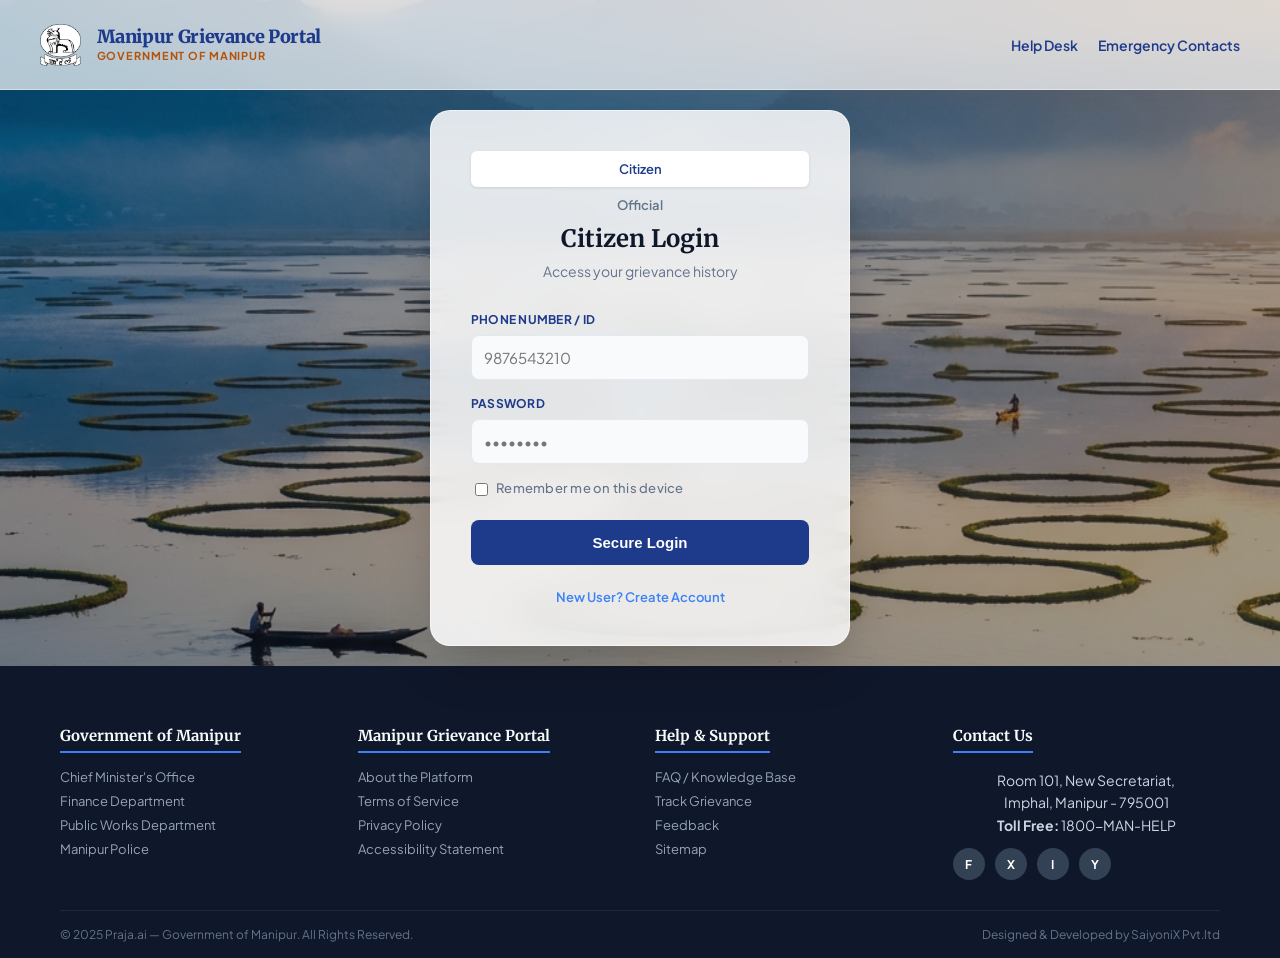
<file: praja.ai/frontend/user_login.html>
<!DOCTYPE html>
<html lang="en">

<head>
    <meta charset="utf-8" />
    <meta name="viewport" content="width=device-width, initial-scale=1" />
    <title>Unified Login | Praja.ai</title>

    <link rel="preconnect" href="https://fonts.googleapis.com">
    <link rel="preconnect" href="https://fonts.gstatic.com" crossorigin>
    <link
        href="https://fonts.googleapis.com/css2?family=Merriweather:wght@300;400;700;900&family=Plus+Jakarta+Sans:wght@400;500;600;700&display=swap"
        rel="stylesheet">
    <link rel="stylesheet" href="style.css">
    <script src="config.js"></script>

    <style>
        :root {
            /* Gov Palette */
            --gov-blue-dark: #0f172a;
            --gov-blue-primary: #1e3a8a;
            --gov-blue-accent: #3b82f6;
            --gov-gold: #b45309;
            --gov-bg: #f8fafc;
            --surface: #ffffff;
            --border: #e2e8f0;
            --text-main: #1e293b;
            --text-sub: #64748b;
            --err: #dc2626;
            --success: #16a34a;
        }

        * {
            box-sizing: border-box;
            outline: none;
        }

        body {
            margin: 0;
            font-family: 'Plus Jakarta Sans', sans-serif;
            background-color: var(--gov-bg);
            color: var(--text-main);
            min-height: 100vh;
            display: flex;
            flex-direction: column;
            /* Loktak Background */
            background: url("assets/loktak_background.png") no-repeat center center/cover fixed;
        }

        /* Dark overlay for readability */
        body::before {
            content: "";
            position: absolute;
            top: 0;
            left: 0;
            width: 100%;
            height: 100%;
            background: rgba(15, 23, 42, 0.4);
            /* Dark overlay */
            z-index: -1;
        }

        /* --- Global Header --- */
        .gov-header {
            background: rgba(255, 255, 255, 0.7);
            /* More transparent for better theme blending */
            backdrop-filter: blur(12px);
            -webkit-backdrop-filter: blur(12px);
            height: 90px;
            /* Larger */
            display: flex;
            align-items: center;
            justify-content: space-between;
            /* Content Left & Right */
            padding: 0 40px;
            border-bottom: 1px solid rgba(255, 255, 255, 0.4);
            box-shadow: 0 4px 24px -1px rgba(0, 0, 0, 0.05);
            z-index: 50;
        }

        .header-right {
            display: flex;
            gap: 20px;
            align-items: center;
        }

        .header-link {
            text-decoration: none;
            color: var(--gov-blue-primary);
            font-weight: 600;
            font-size: 14px;
            transition: 0.2s;
        }

        .header-link:hover {
            opacity: 0.8;
            text-decoration: underline;
        }

        .brand-section {
            display: flex;
            align-items: center;
            gap: 16px;
        }

        .emblem {
            height: 42px;
            width: auto;
        }

        .brand-text {
            display: flex;
            flex-direction: column;
        }

        .brand-title {
            font-family: 'Merriweather', serif;
            font-weight: 900;
            font-size: 18px;
            color: var(--gov-blue-primary);
            letter-spacing: -0.02em;
            line-height: 1.1;
        }

        .brand-subtitle {
            font-size: 11px;
            text-transform: uppercase;
            letter-spacing: 0.08em;
            color: var(--gov-gold);
            font-weight: 700;
            margin-top: 2px;
        }

        /* --- Login Card (Glassmorphism) --- */
        .main-stage {
            flex: 1;
            display: flex;
            align-items: center;
            justify-content: center;
            padding: 20px;
            position: relative;
            /* Context for z-index */
            z-index: 10;
        }

        .login-card {
            background: rgba(255, 255, 255, 0.85);
            /* Glassy white */
            backdrop-filter: blur(16px);
            -webkit-backdrop-filter: blur(16px);
            width: 100%;
            max-width: 420px;
            padding: 40px;
            border-radius: 20px;
            /* Softer corners */
            border: 1px solid rgba(255, 255, 255, 0.6);
            box-shadow: 0 25px 50px -12px rgba(0, 0, 0, 0.25);
            /* Smooth swiping entrance from right */
            animation: slideInRight 0.8s cubic-bezier(0.22, 1, 0.36, 1);
        }

        .tabs {
            display: flex;
            background: #f1f5f9;
            padding: 4px;
            border-radius: 8px;
            margin-bottom: 32px;
        }

        .tab {
            flex: 1;
            text-align: center;
            padding: 10px;
            font-size: 13px;
            font-weight: 600;
            color: var(--text-sub);
            border-radius: 6px;
            cursor: pointer;
            transition: 0.2s;
        }

        .tab.active {
            background: #ffffff;
            color: var(--gov-blue-primary);
            box-shadow: 0 1px 3px rgba(0, 0, 0, 0.1);
        }

        h1 {
            font-family: 'Merriweather', serif;
            font-size: 24px;
            color: var(--gov-blue-dark);
            margin: 0 0 8px 0;
            text-align: center;
        }

        p {
            text-align: center;
            color: var(--text-sub);
            font-size: 14px;
            margin: 0 0 32px 0;
        }

        .form-group {
            display: none;
        }

        .form-group.active {
            display: block;
            animation: fadeIn 0.3s;
        }

        label {
            display: block;
            font-size: 12px;
            font-weight: 700;
            color: var(--gov-blue-primary);
            margin-bottom: 8px;
            text-transform: uppercase;
            letter-spacing: 0.02em;
        }

        input {
            width: 100%;
            padding: 12px;
            border: 1px solid var(--border);
            border-radius: 8px;
            font-size: 15px;
            color: var(--text-main);
            background: #f8fafc;
            margin-bottom: 16px;
            transition: 0.2s;
            font-family: inherit;
        }

        input:focus {
            background: white;
            border-color: var(--gov-blue-accent);
            box-shadow: 0 0 0 3px rgba(59, 130, 246, 0.1);
        }

        .btn {
            width: 100%;
            padding: 14px;
            background: var(--gov-blue-primary);
            color: white;
            border: none;
            border-radius: 8px;
            font-size: 15px;
            font-weight: 700;
            cursor: pointer;
            transition: 0.2s;
            margin-top: 8px;
        }

        .btn:hover {
            background: #1e40af;
            transform: translateY(-1px);
        }

        .btn:disabled {
            opacity: 0.7;
            cursor: not-allowed;
        }

        .toggle-link {
            text-align: center;
            margin-top: 24px;
            font-size: 13px;
            color: var(--text-sub);
            cursor: pointer;
        }

        .toggle-link span {
            color: var(--gov-blue-accent);
            font-weight: 600;
        }

        .toggle-link span:hover {
            text-decoration: underline;
        }

        .msg {
            margin-top: 16px;
            padding: 12px;
            border-radius: 8px;
            font-size: 13px;
            text-align: center;
            display: none;
        }

        .msg.err {
            background: #fef2f2;
            color: var(--err);
            border: 1px solid #fee2e2;
        }

        .msg.ok {
            background: #f0fdf4;
            color: var(--success);
            border: 1px solid #bbf7d0;
        }

        @keyframes slideInRight {
            0% {
                opacity: 0;
                transform: translateX(100px);
                /* Start from right offset */
            }

            100% {
                opacity: 1;
                transform: translateX(0);
            }
        }

        @keyframes fadeIn {
            from {
                opacity: 0;
            }

            to {
                opacity: 1;
            }
        }
    </style>
</head>

<body>

    <header class="gov-header">
        <div class="brand-section">
            <img src="assets/manipur_emblem.png" alt="Emblem" class="emblem">
            <div class="brand-text">
                <div class="brand-title">Manipur Grievance Portal</div>
                <div class="brand-subtitle">Government of Manipur</div>
            </div>
        </div>
        <div class="header-right">
            <a href="#" class="header-link">Help Desk</a>
            <a href="#" class="header-link">Emergency Contacts</a>
        </div>
    </header>

    <div class="main-stage">
        <div class="login-card slide-in-right">
            <div class="brand-header">
                <div class="tab active" onclick="setRole('citizen')">Citizen</div>
                <div class="tab" onclick="setRole('admin')">Official</div>
            </div>

            <!-- Citizen Section -->
            <div id="citizen-group" class="form-group active">
                <h1 id="c-title">Citizen Login</h1>
                <p id="c-desc">Access your grievance history</p>

                <div id="c-signup-fields" style="display:none;">
                    <label>Full Name</label>
                    <input id="c-name" placeholder="E.g. John Doe" />
                    <label>Email Address (Optional)</label>
                    <input id="c-email" placeholder="john@example.com" />
                </div>

                <label>Phone Number / ID</label>
                <input id="c-phone" placeholder="9876543210" />

                <label>Password</label>
                <input id="c-pass" type="password" placeholder="••••••••" />

                <div style="display:flex; align-items:center; margin-bottom:16px;">
                    <input type="checkbox" id="c-remember" style="width:auto; margin-bottom:0; margin-right:8px;">
                    <label for="c-remember"
                        style="display:inline; margin-bottom:0; font-size:13px; text-transform:none; font-weight:500; color:var(--text-sub);">Remember
                        me on this device</label>
                </div>

                <button class="btn" id="c-btn" onclick="handleCitizen()">Secure Login</button>

                <div class="toggle-link" onclick="toggleMode('citizen')">
                    <span id="c-toggle-text">New User? Create Account</span>
                </div>
            </div>

            <!-- Admin Section -->
            <div id="admin-group" class="form-group">
                <h1 id="a-title">Official Portal</h1>
                <p id="a-desc">Department administration access</p>

                <label>Username</label>
                <input id="a-user" placeholder="dept_admin" />

                <label>Password</label>
                <input id="a-pass" type="password" placeholder="••••••••" />

                <div id="a-signup-fields" style="display:none;">
                    <label>Secret Key code</label>
                    <input id="a-secret" type="password" placeholder="Required for registration" />
                </div>

                <button class="btn" id="a-btn" onclick="handleAdmin()">Verify & Login</button>

                <div class="toggle-link" onclick="toggleMode('admin')">
                    <span id="a-toggle-text">Need to register a new admin?</span>
                </div>
            </div>

            <div id="msg" class="msg"></div>

        </div>
    </div>

    <script>
        const API = "http://127.0.0.1:8000";
        let role = 'citizen';
        let modes = { citizen: 'login', admin: 'login' };

        // -- Navigation & UI Logic --
        function setRole(r) {
            role = r;
            document.querySelectorAll('.tab').forEach(t => t.classList.remove('active'));
            // 0 -> citizen, 1 -> admin
            document.querySelectorAll('.tab')[r === 'citizen' ? 0 : 1].classList.add('active');

            document.querySelectorAll('.form-group').forEach(g => g.classList.remove('active'));
            document.getElementById(`${r}-group`).classList.add('active');

            clearMsg();
        }

        function toggleMode(r) {
            modes[r] = modes[r] === 'login' ? 'signup' : 'login';
            updateUI(r);
        }

        function updateUI(r) {
            const isLogin = modes[r] === 'login';
            if (r === 'citizen') {
                document.getElementById('c-title').innerText = isLogin ? "Citizen Login" : "Create Account";
                document.getElementById('c-desc').innerText = isLogin ? "Access your grievance history" : "Join to report infrastructure issues";
                document.getElementById('c-signup-fields').style.display = isLogin ? 'none' : 'block';
                document.getElementById('c-btn').innerText = isLogin ? "Secure Login" : "Register Citizen";
                document.getElementById('c-toggle-text').innerText = isLogin ? "New User? Create Account" : "Back to Login";
            } else {
                document.getElementById('a-title').innerText = isLogin ? "Official Portal" : "Admin Registration";
                document.getElementById('a-desc').innerText = isLogin ? "Department administration access" : "Secure registration for officials";
                document.getElementById('a-signup-fields').style.display = isLogin ? 'none' : 'block';
                document.getElementById('a-btn').innerText = isLogin ? "Verify & Login" : "Create Admin ID";
                document.getElementById('a-toggle-text').innerText = isLogin ? "Need to register a new admin?" : "Back to Official Login";
            }
            clearMsg();
        }

        function showMsg(text, type) {
            const el = document.getElementById('msg');
            el.innerText = text;
            el.className = `msg ${type}`;
            el.style.display = 'block';
        }
        function clearMsg() { document.getElementById('msg').style.display = 'none'; }

        // -- API Logic --
        async function handleCitizen() {
            const isLogin = modes.citizen === 'login';
            const phone = document.getElementById('c-phone').value.trim();
            const pass = document.getElementById('c-pass').value.trim();

            if (!phone || !pass) return showMsg("Please fill in credentials", "err");

            const btn = document.getElementById('c-btn');
            const originalText = btn.innerText;
            btn.innerText = "Processing...";
            btn.disabled = true;

            try {
                let url = isLogin ? `${API}/auth/user/login` : `${API}/auth/user/signup`;
                let body = isLogin
                    ? { identifier: phone, password: pass }
                    : {
                        phone: phone,
                        password: pass,
                        full_name: document.getElementById('c-name').value.trim(),
                        email: document.getElementById('c-email').value.trim() || null
                    };

                const res = await fetch(url, {
                    method: "POST", headers: { "Content-Type": "application/json" },
                    body: JSON.stringify(body)
                });
                const data = await res.json();

                if (!res.ok) throw new Error(data.detail || "Authentication failed");

                const remember = document.getElementById('c-remember').checked;
                const storage = remember ? localStorage : sessionStorage;

                storage.setItem("USER_TOKEN", data.access_token);
                storage.setItem("ROLE", "user");

                // Clear the other storage just in case
                (remember ? sessionStorage : localStorage).removeItem("USER_TOKEN");
                (remember ? sessionStorage : localStorage).removeItem("ROLE");

                showMsg("Authentication Successful. Redirecting...", "ok");
                setTimeout(() => window.location.href = "index.html", 1000);

            } catch (e) {
                showMsg(e.message, "err");
                btn.innerText = originalText;
                btn.disabled = false;
            }
        }

        async function handleAdmin() {
            const isLogin = modes.admin === 'login';
            const user = document.getElementById('a-user').value.trim();
            const pass = document.getElementById('a-pass').value.trim();

            if (!user || !pass) return showMsg("Credentials required", "err");

            const btn = document.getElementById('a-btn');
            const originalText = btn.innerText;
            btn.innerText = "Verifying...";
            btn.disabled = true;

            try {
                let url = isLogin ? `${API}/auth/admin/login` : `${API}/auth/admin/signup`;
                let body = { username: user, password: pass };
                if (!isLogin) body.secret_key = document.getElementById('a-secret').value.trim();

                const res = await fetch(url, {
                    method: "POST", headers: { "Content-Type": "application/json" },
                    body: JSON.stringify(body)
                });
                const data = await res.json();

                if (!res.ok) throw new Error(data.detail || "Access Denied");

                localStorage.setItem("ADMIN_TOKEN", data.access_token);
                localStorage.setItem("ROLE", "ADMIN");
                showMsg("Identity Verified. Loading Dashboard...", "ok");
                setTimeout(() => window.location.href = "admin.html", 1000);

            } catch (e) {
                showMsg(e.message, "err");
                btn.innerText = originalText;
                btn.disabled = false;
            }
        }

        // -- Enter Key Support --
        function attachEnterKey(ids, fn) {
            ids.forEach(id => {
                const el = document.getElementById(id);
                if (el) {
                    el.addEventListener("keypress", function (e) {
                        if (e.key === "Enter") {
                            e.preventDefault();
                            fn();
                        }
                    });
                }
            });
        }

        // Citizen Inputs
        attachEnterKey(['c-name', 'c-email', 'c-phone', 'c-pass'], handleCitizen);

        // Admin Inputs
        attachEnterKey(['a-user', 'a-pass', 'a-secret'], handleAdmin);
    </script>

    <!-- Official Footer (Premium) -->
    <footer class="gov-footer-premium">
        <div class="container">
            <div class="footer-grid">
                <div class="footer-block">
                    <h4>Government of Manipur</h4>
                    <ul>
                        <li><a href="#">Chief Minister's Office</a></li>
                        <li><a href="#">Finance Department</a></li>
                        <li><a href="#">Public Works Department</a></li>
                        <li><a href="#">Manipur Police</a></li>
                    </ul>
                </div>
                <div class="footer-block">
                    <h4>Manipur Grievance Portal</h4>
                    <ul>
                        <li><a href="#">About the Platform</a></li>
                        <li><a href="#">Terms of Service</a></li>
                        <li><a href="#">Privacy Policy</a></li>
                        <li><a href="#">Accessibility Statement</a></li>
                    </ul>
                </div>
                <div class="footer-block">
                    <h4>Help & Support</h4>
                    <ul>
                        <li><a href="#">FAQ / Knowledge Base</a></li>
                        <li><a href="#">Track Grievance</a></li>
                        <li><a href="#">Feedback</a></li>
                        <li><a href="#">Sitemap</a></li>
                    </ul>
                </div>
                <div class="footer-block">
                    <h4>Contact Us</h4>
                    <p style="font-size:14px; color:#cbd5e1; line-height:1.6; margin-bottom:12px;">
                        Room 101, New Secretariat,<br>
                        Imphal, Manipur - 795001<br>
                        <strong>Toll Free:</strong> 1800-MAN-HELP
                    </p>
                    <div class="social-icons">
                        <a href="#">F</a>
                        <a href="#">X</a>
                        <a href="#">I</a>
                        <a href="#">Y</a>
                    </div>
                </div>
            </div>

            <div class="footer-bottom-bar">
                <div>&copy; 2025 Praja.ai &mdash; Government of Manipur. All Rights Reserved.</div>
                <div>Designed & Developed by SaiyoniX Pvt.ltd</div>
            </div>
        </div>
    </footer>
</body>

</html>
</file>
<file: praja.ai/frontend/style.css>
/* Global Animations */
@keyframes slideInRight {
    from {
        opacity: 0;
        transform: translateX(50px);
    }

    to {
        opacity: 1;
        transform: translateX(0);
    }
}

.slide-in-right {
    animation: slideInRight 0.6s cubic-bezier(0.25, 0.46, 0.45, 0.94) both;
}

@keyframes fadeInUp {
    from {
        opacity: 0;
        transform: translateY(20px);
    }

    to {
        opacity: 1;
        transform: translateY(0);
    }
}

.fade-in-up {
    animation: fadeInUp 0.6s ease-out both;
}

@keyframes pulse {
    0% {
        transform: scale(1);
    }

    50% {
        transform: scale(1.05);
    }

    100% {
        transform: scale(1);
    }
}

.pulse {
    animation: pulse 2s infinite;
}

/* Stagger delays for children if needed */
.delay-100 {
    animation-delay: 100ms;
}

.delay-200 {
    animation-delay: 200ms;
}

.delay-300 {
    animation-delay: 300ms;
}

/* --- Index Page Features --- */

/* Live Stats Bar with Glassmorphism */
.stats-bar {
    display: flex;
    justify-content: center;
    gap: 40px;
    padding: 20px;
    background: rgba(255, 255, 255, 0.4);
    backdrop-filter: blur(10px);
    border-bottom: 1px solid rgba(255, 255, 255, 0.2);
    margin-bottom: 20px;
    border-radius: 12px;
    margin: 10px 20px 30px;
    box-shadow: 0 4px 15px rgba(0, 0, 0, 0.03);
}

.stat-item {
    text-align: left;
    display: flex;
    align-items: center;
    gap: 10px;
}

.stat-number {
    font-size: 24px;
    font-weight: 800;
    color: var(--gov-blue-primary);
    font-family: 'Merriweather', serif;
}

.stat-desc {
    font-size: 11px;
    color: var(--text-sub);
    text-transform: uppercase;
    letter-spacing: 0.05em;
    font-weight: 700;
    line-height: 1;
}

/* How It Works */
.how-it-works {
    padding: 60px 20px;
    background: #f8fafc;
    text-align: center;
}

.hiw-title {
    font-family: 'Merriweather', serif;
    font-size: 28px;
    font-weight: 900;
    color: var(--gov-blue-dark);
    margin-bottom: 40px;
}

.hiw-grid {
    display: grid;
    grid-template-columns: repeat(auto-fit, minmax(280px, 1fr));
    gap: 30px;
    max-width: 1000px;
    margin: 0 auto;
}

.hiw-card {
    background: white;
    padding: 30px;
    border-radius: 16px;
    box-shadow: 0 10px 15px -3px rgba(0, 0, 0, 0.05);
    border: 1px solid var(--border);
    transition: transform 0.3s, opacity 0.6s ease-out;
    opacity: 0;
    transform: translateY(30px);
    display: flex;
    align-items: flex-start;
    gap: 20px;
    text-align: left;
}

.hiw-card.visible {
    opacity: 1;
    transform: translateY(0);
}

.hiw-card:hover {
    transform: translateY(-5px);
}

.hiw-icon {
    font-size: 40px;
    flex-shrink: 0;
}

.hiw-content {
    flex: 1;
}

.hiw-step-title {
    font-size: 18px;
    font-weight: 700;
    color: var(--gov-blue-dark);
    margin-bottom: 8px;
}

.hiw-step-desc {
    color: var(--text-sub);
    font-size: 14px;
    line-height: 1.5;
}

/* Ticker */
.ticker-wrap {
    width: 100%;
    overflow: hidden;
    background: #0f172a;
    color: white;
    padding: 10px 0;
    white-space: nowrap;
    position: relative;
    z-index: 10;
}

.ticker {
    display: inline-block;
    padding-left: 100%;
    animation: ticker 40s linear infinite;
}

.ticker-item {
    display: inline-block;
    padding: 0 2rem;
    font-size: 13px;
    font-weight: 500;
}

.ticker-item span {
    color: var(--gov-blue-accent);
    font-weight: 700;
}

@keyframes ticker {
    0% {
        transform: translate3d(0, 0, 0);
    }

    100% {
        transform: translate3d(-100%, 0, 0);
    }
}

/* --- Responsive Rules (Mobile) --- */
@media (max-width: 768px) {

    /* Global layout adjustments */
    .gov-header {
        padding: 0 16px;
        height: 60px;
    }

    .brand-title {
        font-size: 15px;
    }

    .brand-subtitle {
        font-size: 9px;
    }

    .content-area,
    .widget-body,
    .settings-card,
    .data-panel,
    .hiw-card {
        padding: 20px !important;
    }

    /* Index Page Stacking */
    .stats-bar {
        flex-direction: column;
        gap: 24px;
        padding: 30px 20px;
    }

    .hero-container {
        padding: 20px 16px;
    }

    /* Grids become 1-col */
    .stats-grid,
    .hiw-grid,
    .footer-content {
        grid-template-columns: 1fr !important;
    }

    /* Admin Layout */
    .main-stage {
        flex-direction: column;
    }

    #menuToggle {
        display: block !important;
        margin-right: 12px;
    }

    .sidebar {
        width: 100%;
        height: auto;
        border-right: none;
        border-bottom: 1px solid var(--border);
        display: none;
        /* Hidden by default on mobile */
    }

    .sidebar.mobile-open {
        display: flex;
    }

    /* Typography scaling */
    h1,
    .widget-title {
        font-size: 20px !important;
    }

    .stat-val {
        font-size: 28px !important;
    }

    /* Table scrolling */
    .table-container {
        overflow-x: auto;
        -webkit-overflow-scrolling: touch;
    }

    /* Analytics in Admin */
    #view-analytics>.slide-in-right>div {
        grid-template-columns: 1fr !important;
    }

    /* Modal */
    .modal-card {
        width: 95%;
        padding: 20px;
        max-height: 90vh;
        overflow-y: auto;
    }

    .detail-col .highlight-box {
        margin-top: 16px;
    }

    .modal-body {
        display: flex;
        flex-direction: column;
    }

    .reporter-col {
        border-right: none;
        border-bottom: 1px solid var(--border);
        padding-bottom: 20px;
        margin-bottom: 20px;
    }
}

/* WhatsApp Floating Button */
.whatsapp-float {
    /* Position handled by container now */
    background-color: #25d366;
    color: white;
    border-radius: 50px;
    padding: 12px 20px;
    box-shadow: 0 4px 10px rgba(0, 0, 0, 0.2);
    display: flex;
    align-items: center;
    gap: 10px;
    text-decoration: none;
    transition: transform 0.3s, box-shadow 0.3s;
}

.whatsapp-float:hover {
    transform: translateY(-3px) scale(1.05);
    box-shadow: 0 6px 14px rgba(0, 0, 0, 0.3);
    background-color: #20bd5a;
}

/* --- Standardized Premium Footer --- */
.gov-footer-premium {
    background: #0f172a;
    color: #f8fafc;
    padding: 40px 0 16px 0;
    font-size: 13px;
    margin-top: auto;
}

.footer-grid {
    display: grid;
    grid-template-columns: repeat(auto-fit, minmax(200px, 1fr));
    gap: 30px;
    margin-bottom: 30px;
}

.footer-block h4 {
    font-family: 'Merriweather', serif;
    color: #f8fafc;
    margin-bottom: 16px;
    font-size: 15px;
    border-bottom: 2px solid var(--gov-blue-accent);
    display: inline-block;
    padding-bottom: 6px;
}

.footer-block ul {
    list-style: none;
    padding: 0;
    margin: 0;
}

.footer-block ul li {
    margin-bottom: 8px;
}

.footer-block ul li a {
    color: #94a3b8;
    text-decoration: none;
    transition: 0.2s;
    display: flex;
    align-items: center;
    gap: 8px;
}

.footer-block ul li a:hover {
    color: white;
    transform: translateX(5px);
}

.footer-bottom-bar {
    border-top: 1px solid #1e293b;
    padding-top: 16px;
    display: flex;
    justify-content: space-between;
    color: #64748b;
    font-size: 12px;
}

.social-icons a {
    display: inline-flex;
    width: 32px;
    height: 32px;
    border-radius: 50%;
    background: #334155;
    color: white;
    align-items: center;
    justify-content: center;
    text-decoration: none;
    margin-right: 8px;
    font-weight: bold;
    font-size: 12px;
    transition: 0.2s;
}

.social-icons a:hover {
    background: var(--gov-blue-accent);
    transform: translateY(-2px);
}

/* Ensure footer container matches header container */
.gov-footer-premium .container {
    max-width: 1200px;
    padding: 0 20px;
    margin: 0 auto;
}
</file>
